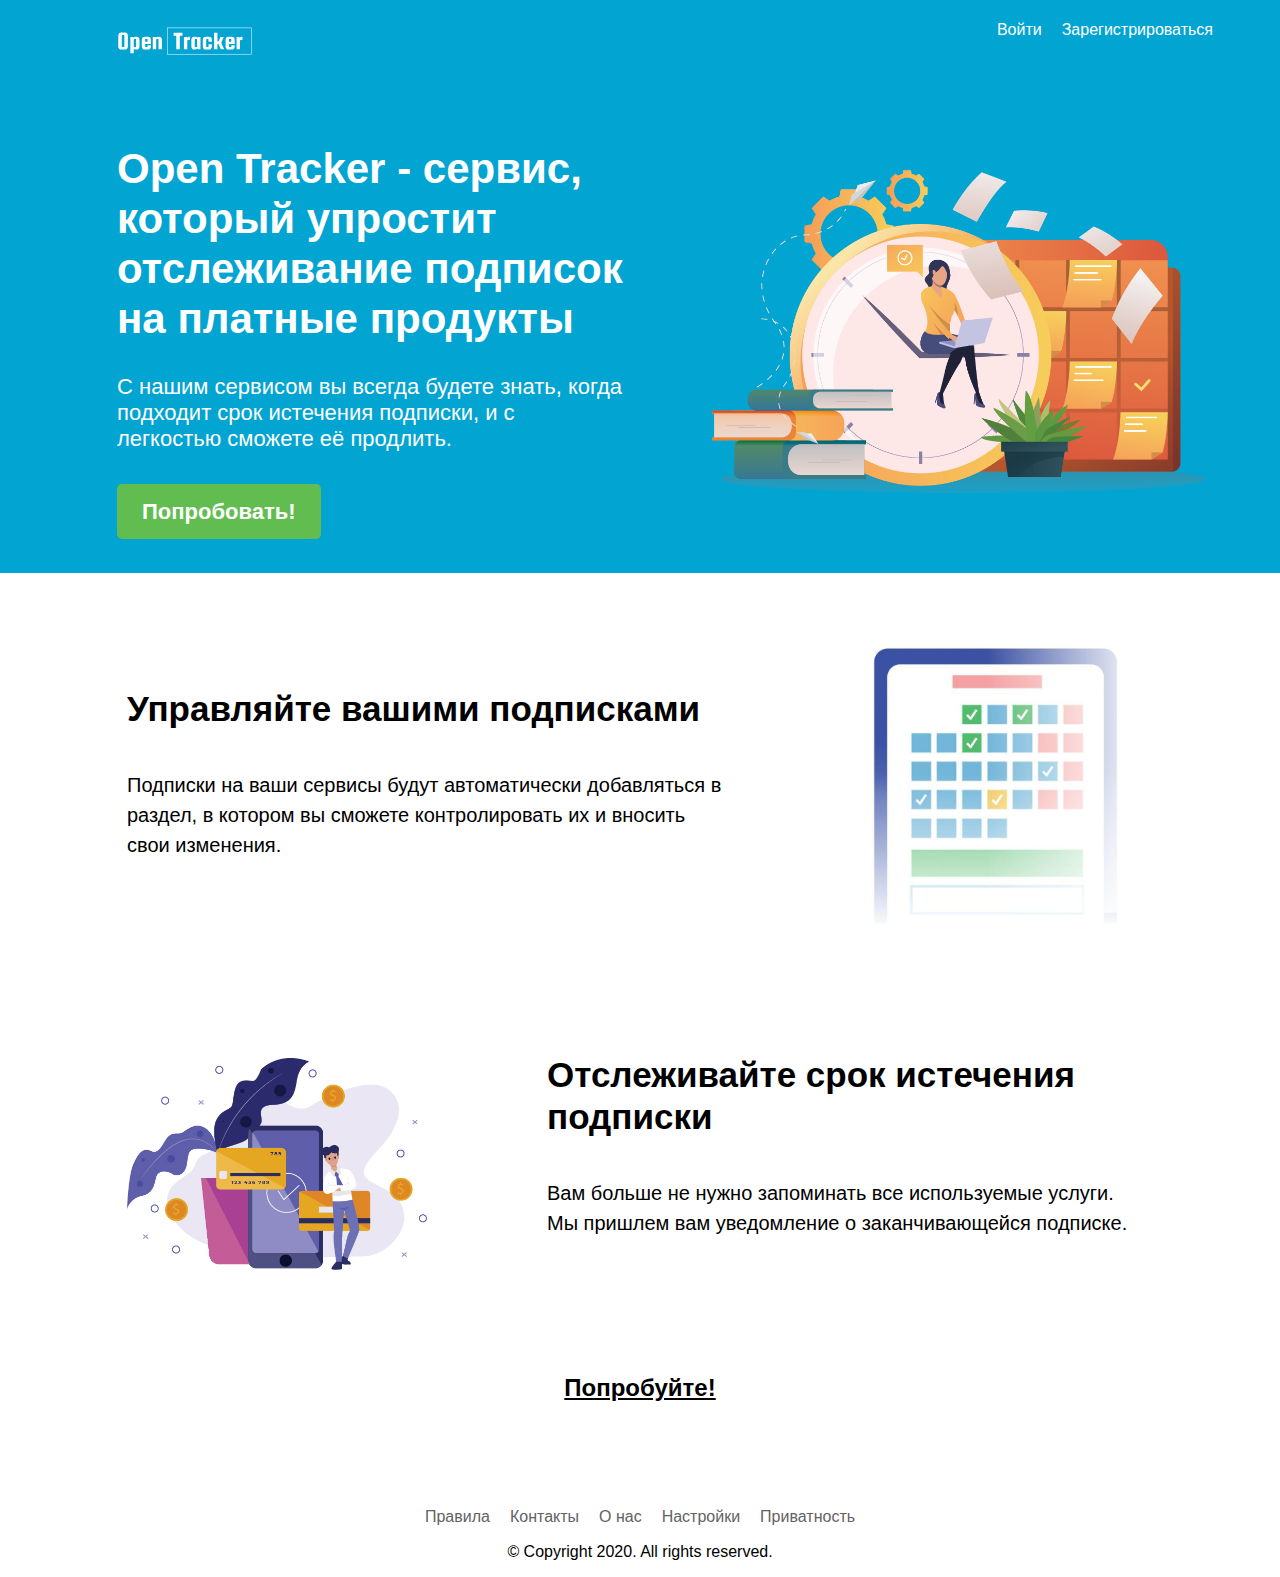
<file: index.html>
<!DOCTYPE html>
<html lang="en">
<head>
    <meta charset="UTF-8">
    <meta name="viewport" content="width=device-width, initial-scale=1.0">
    <meta http-equiv="X-UA-Compatible" content="ie=edge">
    <title>Главная</title>

    <!-- Yandex.Metrika counter --> <script type="text/javascript" > (function(m,e,t,r,i,k,a){m[i]=m[i]||function(){(m[i].a=m[i].a||[]).push(arguments)}; m[i].l=1*new Date();k=e.createElement(t),a=e.getElementsByTagName(t)[0],k.async=1,k.src=r,a.parentNode.insertBefore(k,a)}) (window, document, "script", "https://mc.yandex.ru/metrika/tag.js", "ym"); ym(63083692, "init", { clickmap:true, trackLinks:true, accurateTrackBounce:true, webvisor:true }); </script> <noscript><div><img src="https://mc.yandex.ru/watch/63083692" style="position:absolute; left:-9999px;" alt="" /></div></noscript> <!-- /Yandex.Metrika counter -->

    <link rel="stylesheet" href="css/normalize.css">
    <link rel="stylesheet" href="css/style.css">
</head>
<body class="main-page">
    <header class="main-header">
        <div class="container">
            <nav class="main-navigation">
                <a class="header-logo">
                    <img src="img/Group_6.svg" alt="Open tracker">
                </a>
                <ul class="user-list"> 
                    <li><a onclick="ym(63083692,'reachGoal','temp-button'); return true;" href="login.html" class="user-list-link user-list-log">Войти</a></li>
                    <li><a onclick="ym(63083692,'reachGoal','temp-button'); return true;" href="register.html" class="user-list-link user-list-link-sign">Зарегистрироваться</a></li>
                </ul>
            </nav>
        </div>
    </header>

    <main class="main-content">
        <div class="main-desctiption-background">
            <div class="container">
                <div class="column-main-description">
                    <section class="start-description">
                        <h1 class="start-description-title">Open Tracker - сервис, который упростит отслеживание 
                            подписок на платные продукты</h1>
                        <p class="start-description-about">С нашим сервисом вы всегда будете знать, когда подходит
                            срок истечения подписки, и с легкостью сможете её продлить.
                        </p>
                        <a onclick="ym(63083692,'reachGoal','temp-button'); return true;" class="main-desctiption-button" href="register.html">Попробовать!</a>
                    </section>
                    <div>
                        <img class="image-start-description" src="img/main-photo.png" width="540">
                    </div>
                </div>
            </div>
        </div>

        <section class="main-content-features">
            <div class="container">
                <h2 class="visually-hidden">Преимущества сервиса</h2>
                <div class="main-content-column">
                    <div class="column-text">
                        <h3 class="features-title">Управляйте вашими подписками</h3>
                        <p class="features-description">Подписки на ваши сервисы будут автоматически добавляться в раздел, 
                            в котором вы сможете контролировать их и вносить свои изменения. 
                        </p>
                    </div>
                    <div class="column-image">
                        <img class="photo-features-list" src="img/phone.jpg" alt="Телефон с планером занятий">
                    </div>
                </div>

                <div class="main-content-column">
                    <div class="column-image">
                        <img class="photo-features-list" src="img/peple.jpg" alt="Помощник">
                    </div>
                    <div class="column-text">
                        <h3 class="features-title">Отслеживайте срок истечения подписки</h3>
                        <p class="features-description">Вам больше не нужно запоминать все используемые услуги.
                            Мы пришлем вам уведомление о заканчивающейся подписке.
                        </p>
                    </div>
                </div>

                <div class="main-tutorial">
                    <a onclick="ym(63083692,'reachGoal','temp-button'); return true;" href="register.html"><h2 class="tutorial-title">Попробуйте!</h2></a> 
                    <!-- <img class="tutorial-slider" alt="Обучение" src="img/site.png"> -->
                </div>
            </div>
        </section>



    </main>

    <footer class="main-footer">
        <div class="container">
            <div class="footer-content">
                <ul class="footer-list">
                    <li class="footer-list-item">
                        <a href="#">Правила</a>
                    </li>
                    <li class="footer-list-item">
                        <a href="#">Контакты</a>
                    </li>
                    <li class="footer-list-item">
                        <a href="#">О нас</a>
                    </li>
                    <li class="footer-list-item">
                        <a href="#">Настройки</a>
                    </li>
                    <li class="footer-list-item">
                        <a href="#">Приватность</a>
                    </li>
                </ul>
                <p class="copytight">© Copyright 2020. All rights reserved. </p>
            </div>
        </div>
    </footer>
</body>
</html>
</file>
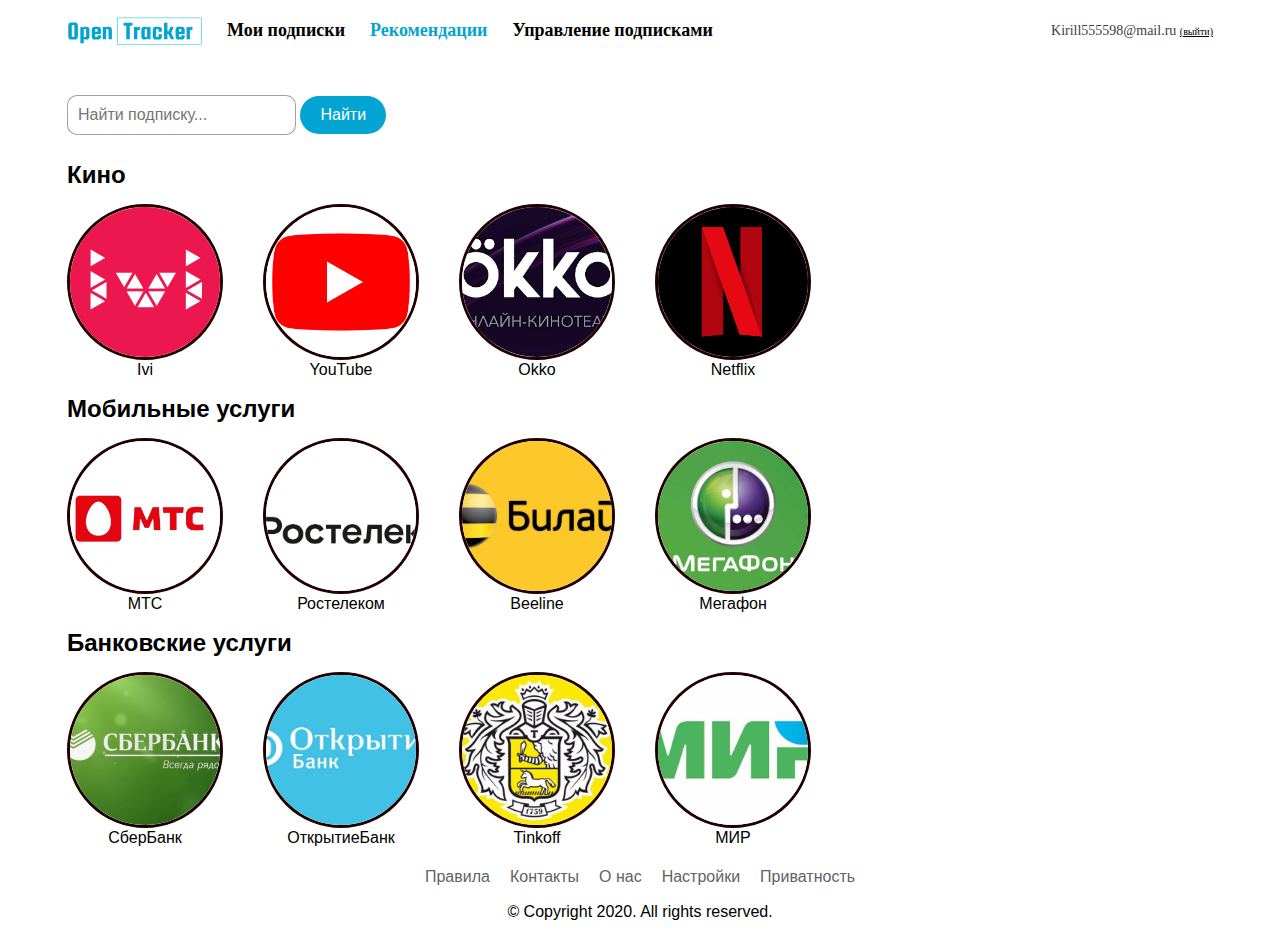
<file: recomd.html>
<!DOCTYPE html>
<html lang="en">
<head>
    <meta charset="UTF-8">
    <meta name="viewport" content="width=device-width, initial-scale=1.0">
    <meta http-equiv="X-UA-Compatible" content="ie=edge">
    <title>Мои подписки</title>
    <link rel="stylesheet" href="css/normalize.css">
    <link rel="stylesheet" href="css/style.css">
</head>
<body class="inner-page">
    <header class="inner-header">
        <div class="container">
            <nav class="page-navigation">
                <a href="index.html"><img class="nav-logo" src="img/logo_blue.svg" alt="Логотип"></a>
                <ul class="page-list">
                    <li>
                        <a href="main.html" class="page-link">Мои подписки</a>
                    </li>
                    <li>
                        <a class="page-link page-link-active">Рекомендации</a h>
                    </li>
                    <li>
                        <a href="setting.html" class="page-link">Управление подписками</a>
                    </li>
                </ul>
                <div class="profile-section">
                    Kirill555598@mail.ru
                    <a href="login.html">(выйти)</a>
                </div>
            </nav>
        </div>
    </header>

    <main class="main-inner-section">
        <div class="container">
            <form class="form-search" method="POST">
                <input class="search-input" type="text" placeholder="Найти подписку...">
                <button class="search-button">Найти</button>
            </form>

            <section class="subs-list">
                <h2 class="subs-list-title">Кино</h2>
                <ul class="subs-list-render subs-list-render-cat3">
                </ul>
            </section>

            <section class="subs-list">
                <h2 class="subs-list-title">Мобильные услуги</h2>
                <ul class="subs-list-render subs-list-render-cat6">
                </ul>
            </section>

            <section class="subs-list">
                <h2 class="subs-list-title">Банковские услуги</h2>
                <ul class="subs-list-render subs-list-render-cat7">
                    
                </ul>
            </section>
        </div>
    </main>

    <footer class="main-footer">
        <div class="container">
            <div class="footer-content">
                <ul class="footer-list">
                    <li class="footer-list-item">
                        <a href="#">Правила</a>
                    </li>
                    <li class="footer-list-item">
                        <a href="#">Контакты</a>
                    </li>
                    <li class="footer-list-item">
                        <a href="#">О нас</a>
                    </li>
                    <li class="footer-list-item">
                        <a href="#">Настройки</a>
                    </li>
                    <li class="footer-list-item">
                        <a href="#">Приватность</a>
                    </li>
                </ul>
                <p class="copytight">© Copyright 2020. All rights reserved. </p>
            </div>
        </div>
    </footer>

    <section class="modal-info">
        <form action="#" method="POST">
            <div class="money-subs-column">
                <p class="money-subs-title">Название</p>
                <p class="money-subs-cost">Стоимость</p>
            </div>
            <p class="money-subs-description">Описание</p>
            <div>
                <p class="money-subs-about">Сколько дней до окончании подписки:</p>
                <p class="money-subs-date-end">10</p>
            </div>
            <div class="money-subs-column">
                <input class="money-subs-btn-del" type="submit" value="Удалить">
                <a class="money-subs-btn-edit">Редактировать</a>
            </div>
        </form>
        <button class="modal-close modal-close-1 modal-close-map" type="button"><span class="visually-hidden">Закрыть окно</span></button>
    </section>

    <section class="modal-add">
        <form class="form-atr" method="POST">
            
            <input class="modal-input-rel money-subs-title-input" type="text" placeholder="Название...">
            <input class="modal-input-rel money-subs-cost-input" type="text" placeholder="Стоимость...">
            <input class="modal-input-rel money-subs-description-input" type="text" placeholder="Описание...">
            <div>
                <p class="money-subs-about">Сколько длится подписка:</p>
                <input class="modal-input-rel money-subs-date-end-input" type="text" placeholder="31 день...">
            </div>
            <div class="money-subs-column">
                <a class="money-subs-btn-del-2 money-subs-btn-del">Добавить</a>
                <input class="money-subs-btn-save" type="submit" value="Отменить">
            </div>
        </form>
        <button class="modal-close modal-close-2 modal-close-map" type="button"><span class="visually-hidden">Закрыть окно</span></button>
    </section>

    <script src="js/data-json.js"></script>
    <script src="js/render-cat.js"></script>
</body>
</html>
</file>
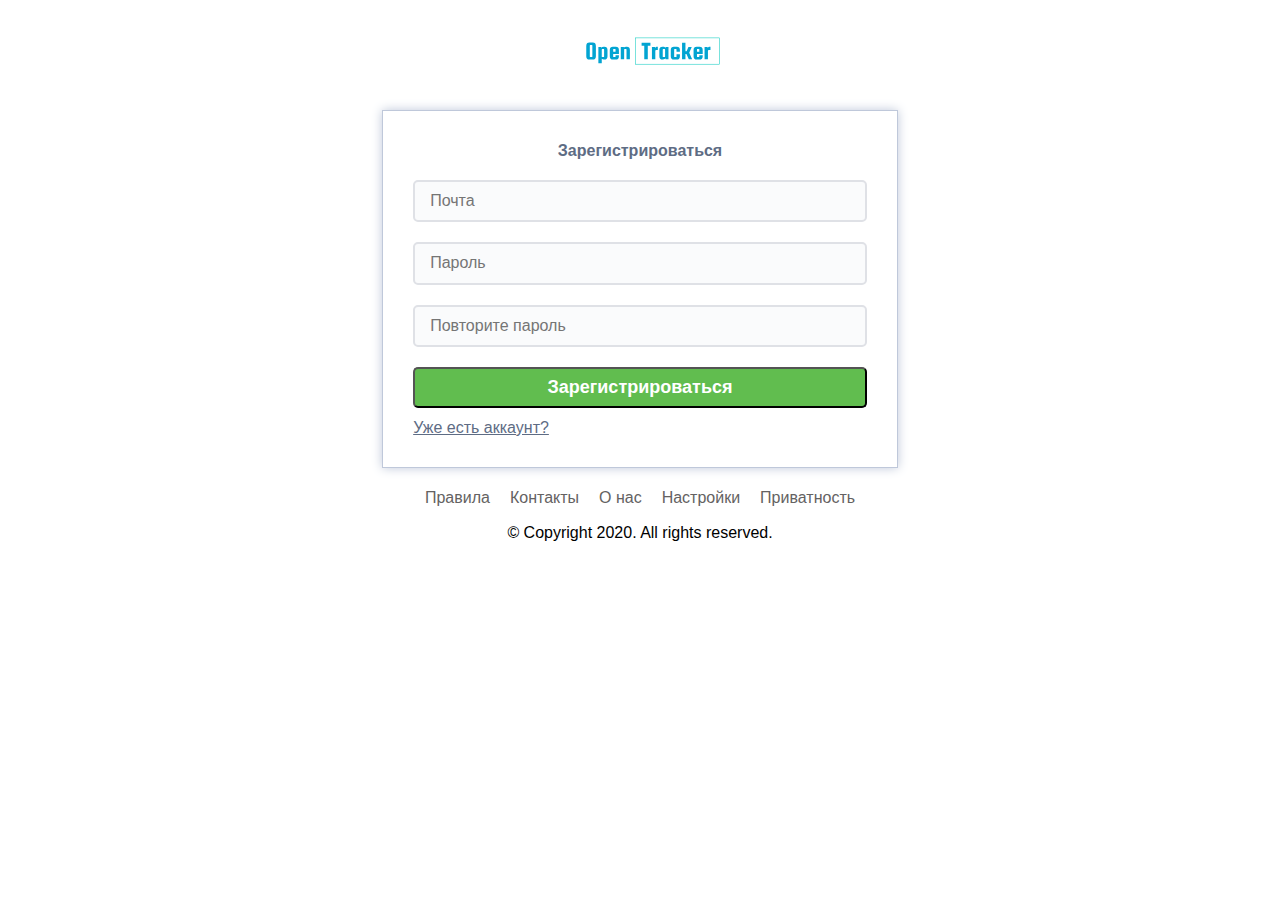
<file: register.html>
<!DOCTYPE html>
<html lang="ru">
<head>
    <meta charset="UTF-8">
    <meta name="viewport" content="width=device-width, initial-scale=1.0">
    <meta http-equiv="X-UA-Compatible" content="ie=edge">
    <title>Регистрация</title>
    <link rel="stylesheet" href="css/normalize.css">
    <link rel="stylesheet" href="css/style.css">
</head>
<body class="login-page">
    <main class="login-content">
        <div class="container">
            <div class="login-column">
                <a href="index.html" class="header-logo">
                    <img src="img/logo_blue.svg" alt="logo">
                </a>
                <div class="login-section">
                    <h1 class="input-title">Зарегистрироваться</h1>
                    <form class="user-logging" method="GET" action="#">
                        <p>
                            <label class="visually-hidden" for="user-login-input">Email</label>
                            <input class="input-login" id="user-login-input" type="email" name="email" placeholder="Почта">
                        </p>
                        <p>
                            <label class="visually-hidden" for="user-login-password">Пароль</label>
                            <input class="input-login" id="user-login-password" type="password" name="password" placeholder="Пароль">
                        </p>
                        <p>
                            <label class="visually-hidden" for="user-login-password-2">Повторите пароль</label>
                            <input class="input-login" id="user-login-password-2" type="password" name="password-2" placeholder="Повторите пароль">
                        </p>
                        <button type="submit" class="login-button">Зарегистрироваться</button>
                    </form>
                    <div class="extra-help-login">
                        <a href="login.html" class="login-register">Уже есть аккаунт?</a>
                    </div>
                </div>
            </div>
        </div>
    </main>

    <footer class="main-footer">
        <div class="container">
            <div class="footer-content">
                <ul class="footer-list">
                    <li class="footer-list-item">
                        <a href="#">Правила</a>
                    </li>
                    <li class="footer-list-item">
                        <a href="#">Контакты</a>
                    </li>
                    <li class="footer-list-item">
                        <a href="#">О нас</a>
                    </li>
                    <li class="footer-list-item">
                        <a href="#">Настройки</a>
                    </li>
                    <li class="footer-list-item">
                        <a href="#">Приватность</a>
                    </li>
                </ul>
                <p class="copytight">© Copyright 2020. All rights reserved. </p>
            </div>
        </div>
    </footer>
</body>
</html>
</file>
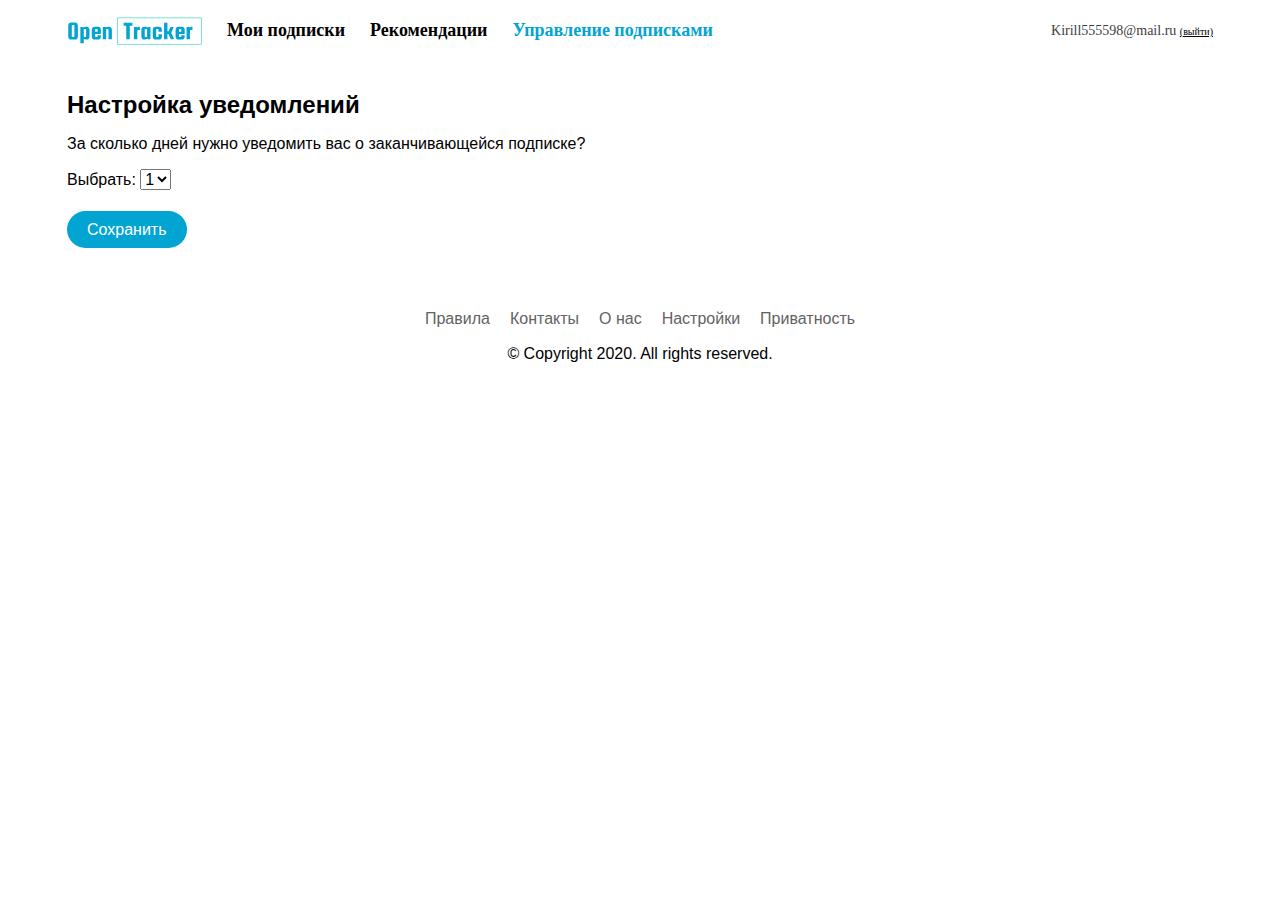
<file: setting.html>
<!DOCTYPE html>
<html lang="en">
<head>
    <meta charset="UTF-8">
    <meta name="viewport" content="width=device-width, initial-scale=1.0">
    <meta http-equiv="X-UA-Compatible" content="ie=edge">
    <title>Мои подписки</title>
    <link rel="stylesheet" href="css/normalize.css">
    <link rel="stylesheet" href="css/style.css">
</head>
<body class="inner-page">
    <header class="inner-header">
        <div class="container">
            <nav class="page-navigation">
                <a href="index.html"><img class="nav-logo" src="img/logo_blue.svg" alt="Логотип"></a>
                <ul class="page-list">
                    <li>
                        <a href="main.html" class="page-link">Мои подписки</a>
                    </li>
                    <li>
                        <a href="recomd.html" class="page-link">Рекомендации</a h>
                    </li>
                    <li>
                        <a class="page-link page-link-active">Управление подписками</a>
                    </li>
                </ul>
                <div class="profile-section">
                    Kirill555598@mail.ru
                    <a href="login.html">(выйти)</a>
                </div>
            </nav>
        </div>
    </header>

    <main class="main-inner-section">
        <div class="container">
            <h2>Настройка уведомлений</h2>
            <p>За сколько дней нужно уведомить вас о заканчивающейся подписке?</p>
            <span>Выбрать:</span>
            <select>
                <option>1</option>
                <option>2</option>
                <option>3</option>
                <option>4</option>
                <option>5</option>
                <option>6</option>
                <option>7</option>
                <option>8</option>
            </select>
            <p class="set-days">
                <a class="money-subs-btn-del">Сохранить</a>
            </p>
        </div>
    </main>

    <footer class="main-footer">
        <div class="container">
            <div class="footer-content">
                <ul class="footer-list">
                    <li class="footer-list-item">
                        <a href="#">Правила</a>
                    </li>
                    <li class="footer-list-item">
                        <a href="#">Контакты</a>
                    </li>
                    <li class="footer-list-item">
                        <a href="#">О нас</a>
                    </li>
                    <li class="footer-list-item">
                        <a href="#">Настройки</a>
                    </li>
                    <li class="footer-list-item">
                        <a href="#">Приватность</a>
                    </li>
                </ul>
                <p class="copytight">© Copyright 2020. All rights reserved. </p>
            </div>
        </div>
    </footer>

</body>
</html>
</file>
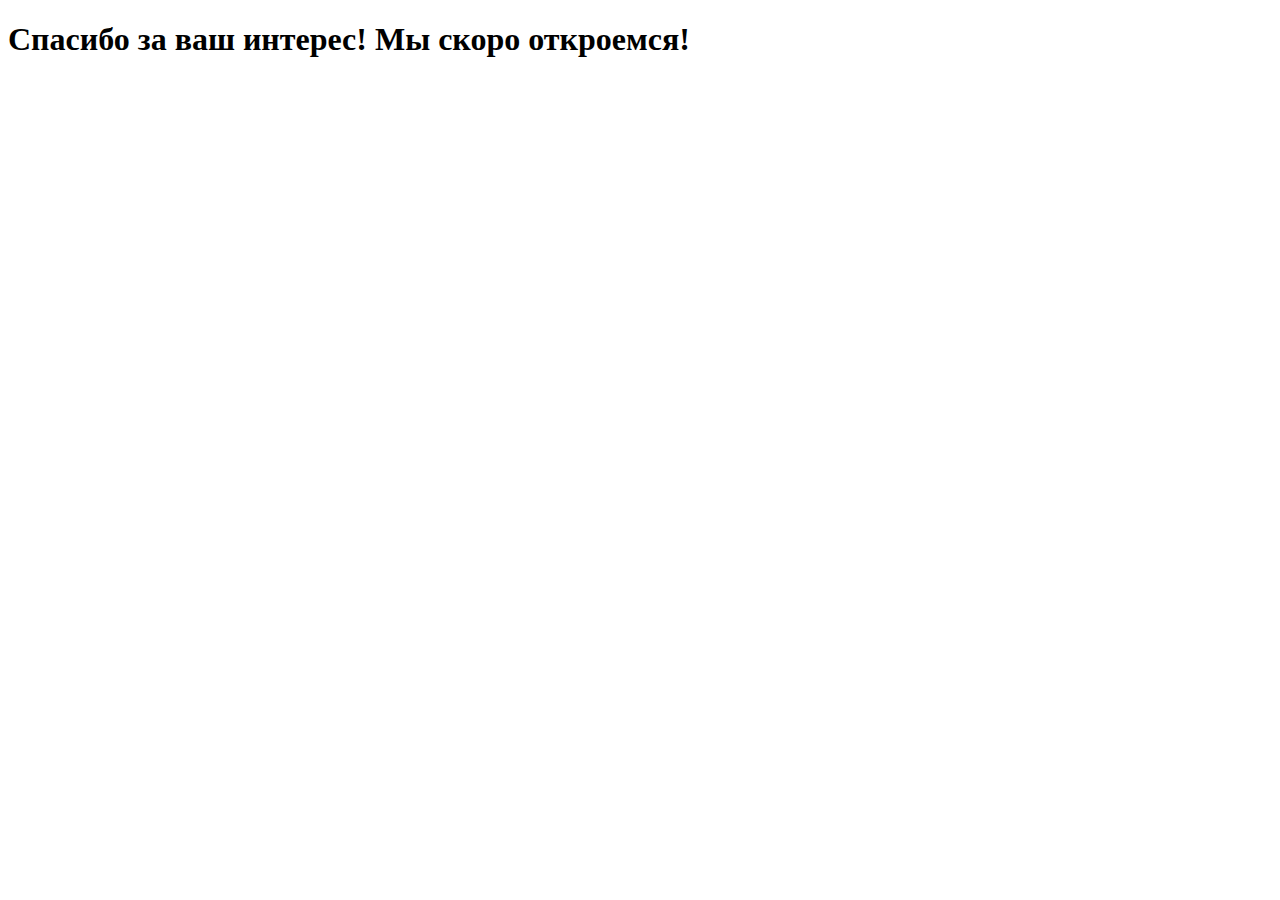
<file: temp.html>
<!DOCTYPE html>
<html lang="en">
<head>
    <meta charset="UTF-8">
    <meta name="viewport" content="width=device-width, initial-scale=1.0">
    <meta http-equiv="X-UA-Compatible" content="ie=edge">
    <title>Скоро!</title>
</head>
<body>
    <h1>Спасибо за ваш интерес! Мы скоро откроемся!</h1>
</body>
</html>
</file>
<file: css/style.css>
/****************************

        Common style

****************************/

html,
body {
	height: 100%;
}

body {
    background-color: #ffffff;
    
    color: #000000;
    font-family: 'PT Sans Caption', Arial, sans-serif;
    font-size: 16px;
    line-height: 19px;
}

.visually-hidden:not(:focus):not(:active),
input[type="checkbox"].visually-hidden,
input[type="radio"].visually-hidden {
    position: absolute;

    width: 1px;
    height: 1px;
    margin: -1px;
    border: 0;
    padding: 0;

    white-space: nowrap;

    clip-path: inset(100%);
    clip: rect(0 0 0 0);
    overflow: hidden;
}

.container {
    max-width: 1146px;
    margin: 0 auto;
    padding: 0 20px;
}

img {
    width: 100%;
    height: auto;
}

/****************************

        Main page

****************************/

.main-page {
    display: flex;
	flex-direction: column;
    min-height: 100%;
    margin: 0;
}

.main-header {
    background-color: #02a4d2;

    padding: 20px 0;

    width: 100%;

    color: #ffffff;
}

.main-navigation {
    display: flex;
    justify-content: space-between;
}

.user-list {
    list-style: none;

    margin: 0;
    padding: 0;

    display: flex;
}

.user-list-link {
    color: #ffffff;
    text-decoration: none;

    margin-left: 20px;

    cursor: pointer;
}

.user-list-link:hover,
.user-list-link:focus {
    text-decoration: underline;
}

.main-desctiption-background {
    background-color: #02a4d2;

    padding: 50px 0;
}

.column-main-description {
    background-color: #02a4d2;

    color: #ffffff;

    display: flex;
    align-items: center;
}

.start-description {
    padding: 0 50px;
}

.image-start-description {
    width: 540px;
}

.start-description-title {
    font-size: 42px;
    font-weight: bold;
    line-height: 50px;

    margin: 0;
    margin-bottom: 30px;
}

.start-description-about {
    font-size: 22px;
    line-height: 26px;
    font-weight: normal;

    margin: 0;
    margin-bottom: 50px;
}

.main-desctiption-button {
    margin-top: 30px;

    background-color: #61bd4f;

    padding: 15px 25px;
    
    border-radius: 5px;

    color: #ffffff;
    font-size: 22px;
    font-weight: bold;
    text-decoration: none;

    transition: all 0.5s ease;
}

.main-desctiption-button:hover,
.main-desctiption-button:active,
.main-desctiption-button:focus {
    background-color: #28b40c;
}

.main-content-features {
    padding: 60px 0;
}

.main-content-column {
    display: flex;
    align-items: center;

    margin-bottom: 100px;
}

.photo-features-list {
    max-width: 300px;
}

.features-title {
    font-size: 35px;
    font-weight: bold;
    line-height: 42px;

    margin: 0;
    margin-bottom: 40px;
}

.features-description {
    margin: 0;
    margin-bottom: 40px;

    font-size: 20px;
    line-height: 30px;
}

.column-text {
    max-width: 600px;
    margin: 0 60px;
}

.column-image {
    margin: 0 60px;
}

.main-tutorial {
    display: flex;
    flex-direction: column;
    align-items: center;
}

.main-tutorial a {
    color: black;
}

.main-tutorial a:hover,
.main-tutorial a:focus {
    text-decoration: none;
}

.tutorial-slider {
    max-width: 700px;
}

.tutorial-title {
    margin: 0;
    margin-bottom: 30px;
}

.button-bank {
    margin: 0 10px;
    padding: 0;

    border: none;
    background: inherit;
}

.button-bank img {
    width: 50px;
    height: 50px;
}

/****************************

        Footer

****************************/

.footer-content {
    display: flex;
    flex-direction: column;
    align-items: center;

    margin-top: 20px;
}

.footer-list {
    margin: 0;
    padding: 0;
    
    list-style: none;
    
    display: flex;
}

.footer-list-item {
    margin: 0 10px;
}

.footer-list-item a {
    color: #646262;

    text-decoration: none;

    cursor: pointer;
}

.footer-list-item a:hover,
.footer-list-item a:active {
    text-decoration: underline;
}

/****************************

        Login Page

****************************/

.login-column {
    display: flex;
    flex-direction: column;
    align-items: center;
}

.login-page .header-logo {
    text-decoration: none;

    cursor: pointer;

    margin: 30px 0;
    
    color: #02a4d2;
    font-size: 32px;
}

.header-logo img {
    width: 160px;
    height: 50px;

    margin-left: 50px;
}

.login-column-section {
    width: 80%;
    height: 420px;

    margin-bottom: 30px;

    display: flex;
    justify-content: space-between;
}

.login-section {
    width: 45%;
    
    box-sizing: border-box;

    padding: 30px;
    
    border: 1px solid #bfc8da;
    box-shadow: 0 0 10px#bfc8da;

    color: #5e6c84;
}

.column-features {
    display: flex;
    flex-direction: column;
    align-items: center;
}

.features-section {
    width: 40%;

}

.features-photo {
    width: 80%;
    height: auto;

    border-radius: 50%;

    margin-bottom: 15px;

    position: relative;
}

.features-photo::after {
    content: "";

    top: 0;
    left: 0;

    width: 10px;
    height: 10px;

    background-color: red;

    position: absolute;
}


/* Слайдер */
.sim-slider {
    max-width: 45%;

    box-sizing: border-box;

    padding: 30px 50px;

    background-color: white;
  }
  
  /* General styles */
  .sim-slider {
    position: relative;
  }
  
  .sim-slider-list {
    margin: 0;
    padding: 0;
    list-style-type: none;
    position: relative;
  }
  
  .sim-slider-element {
    width: 100%;
    transition: opacity 1s ease-in;
    opacity: 0;
    position: absolute;
    z-index: 2;
    left: 0;
    top: 0;
    display: block;
  }

  .sim-slider-element img {
    border-radius: 50%;

    width: 100%;
    height: auto;

    margin-bottom: 10px;
  }

  .sim-slider-element span {
      margin-bottom: 30px;

      display: block;

      text-align: center;
  }
  
  /* Navigation item styles */
  div.sim-slider-arrow-left,
  div.sim-slider-arrow-right {
    width: 22px;
    height: 40px;
    position: absolute;
    cursor: pointer;
    opacity: 0.6;
    z-index: 4;
  }
  
  div.sim-slider-arrow-left {
    left: 10px;
    top: 40%;
    display: block;
    background: url("http://pvbk.spb.ru/inc/slider/sim-files/sim-arrow-left.png") no-repeat;
  }
  
  div.sim-slider-arrow-right {
    right: 10px;
    top: 40%;
    display: block;
    background: url("http://pvbk.spb.ru/inc/slider/sim-files/sim-arrow-right.png") no-repeat;
  }
  
  div.sim-slider-arrow-left:hover {
    opacity: 1.0;
  }
  
  div.sim-slider-arrow-right:hover {
    opacity: 1.0;
  }
  
  div.sim-slider-dots {
    width: 100%;
    height: auto;
    position: absolute;
    left: 0;
    bottom: 0;
    z-index: 3;
    text-align: center;
  }
  
  span.sim-dot {
    width: 10px;
    height: 10px;
    margin: 5px 7px;
    padding: 0;
    display: inline-block;
    background-color: #BBB;
    border-radius: 5px;
    cursor: pointer;
  }



.input-title {
    color: #5e6c84;

    font-size: 16px;
    font-weight: bold;

    margin: 0;
    margin-bottom: 20px;

    text-align: center;
}

.user-logging,
.user-logging-recover {
    display: flex;
    flex-direction: column;
}

.user-logging p,
.user-logging-recover p {
    margin: 0;
    margin-bottom: 20px;
}

.input-login {
    box-sizing: border-box;
    width: 100%;

    padding: 10px 15px;

    background-color: #fafbfc;

    border: 2px solid #dfe1e6;
    border-radius: 5px;
}

.input-login:active,
.input-login:focus {
    border: 2px solid #02a4d2;
}

.login-password-info label:hover,
.login-password-info label:active {
    color: #02a4d2;
}

.login-password-info {
    display: flex;
    flex-wrap: wrap;
    justify-content: space-between;

    margin: 15px 0;
}

.login-password-info > label {
    position: relative;

    padding-left: 30px;

    cursor: pointer;
}

.login-password-info input[type="checkbox"] + .checkbox-indicator {
    position: absolute;
    top: 0;
    left: 0;

    width: 17px;
    height: 17px;

    border: 2px solid #5e6c84;
}

.login-password-info input[type="checkbox"]:focus + .checkbox-indicator {
    border-color: #02a4d2;
    outline: thin dotted; 
    outline: 5px auto -webkit-focus-ring-color;
}

.login-password-info input[type="checkbox"]:checked + .checkbox-indicator::before, 
.login-password-info input[type="checkbox"]:checked + .checkbox-indicator::after {
    content: "";

    position: absolute;
    top: 8px;
    left: 1px;

    width: 15px;
    height: 2px;

    background-color: #5e6c84;
} 

.login-password-info input[type="checkbox"]:checked + .checkbox-indicator::before {
    transform: rotate(45deg);
}

.login-password-info input[type="checkbox"]:checked + .checkbox-indicator::after {
    transform: rotate(-45deg);
}

.login-password-restore {
    color: #5e6c84;
    text-decoration: underline;
}

.login-password-restore:hover,
.login-password-restore:focus {
    text-decoration: none;
}

.login-button {
    background-color: #61bd4f;

    padding: 8px 25px;
    margin-bottom: 10px;
    
    border-radius: 5px;

    color: #ffffff;
    font-size: 18px;
    font-weight: bold;

    transition: all 0.5s ease;
}

.login-button:hover,
.login-button:active,
.login-button:focus {
    background-color: #28b40c;
}

.login-register,
.login-back {
    display: inline-block;

    margin: 0;

    color: #5e6c84;

    text-decoration: underline;

    cursor: pointer;
}

.login-register:hover,
.login-register:focus,
.login-back:focus,
.login-back:hover {
    text-decoration: none;
}

.back-login {
    display: flex;
    flex-direction: column;

    align-items: center;
}

.bank-login-list {
    margin: 0;
    padding: 0;

    list-style: none;

    display: flex;
    justify-content: center;
}

.bank-login-item a {
    text-decoration: none;
}

.bank-login-item a img {
    width: 50px;
    height: 50px;

    object-fit: cover;

    margin: 0 10px;
}

/****************************

        Inner page

****************************/

.inner-header {
    font-family: Roboto;
    font-size: 18px;
    line-height: 21px;
    color: #3E3E3E;
    font-weight: bold;

    margin-bottom: 20px;
}

.page-navigation {
    display: flex;
    justify-content: flex-start;
    align-items: flex-start;
    
    padding: 10px 0;
}

.nav-logo {
    width: 160px;
    height: 50px;

    align-self: center;
}

.page-list {
    margin: 0;
    margin-top: 10px;
    padding: 0;

    list-style: none;

    display: flex;
}

.page-link {
    margin-right: 25px;
}

.profile-section {
    margin-top: 10px;
    margin-left: auto;

    font-size: 14px;
    font-weight: normal;
}

.profile-section a {
    font-size: 10px;
    color: black;
}

.profile-section a:hover {
    text-decoration: none;
}

.search-input {
    border: 1px solid rgba(65, 65, 65, 0.5);

    border-radius: 10px;
    padding: 10px;
}

.form-search {
    margin-bottom: 30px;
}

.subs-list-render {
    margin: 0;
    padding: 0;

    list-style: none;

    display: flex;
    justify-content: flex-start;
}

.subs-list-bank {
    position: relative;
}

.subs-list-bank::after {
    position: absolute;

    content: "";

    width: 50px;
    height: 50px;

    background-image: url('../img/bank-otritie.jpg');
    background-position: 0 0;
    background-repeat: no-repeat;
    background-size: 50px;

    border-radius: 50%;

    top: 0;
    right: 0;
}


.subs-list-render-allow .subs-info-date {
    color: red;
}

.img-subs {
    border: 3px solid #210000;

    object-fit: cover;

    width: 150px;
    height: 150px;

    border-radius: 50%;
}

.subs-list-item {
    display: flex;
    flex-direction: column;
    align-items: center;

    margin-right: 40px;

    cursor: pointer;
}

.subs-list-item-add {
    display: flex;
    flex-direction: column;
    align-items: center;

    margin-right: 40px;

    cursor: pointer;
}

.modal-info,
.modal-add {
    display: none;

    position: fixed;

    background: #FFFFFF;
    border: 1px solid #636363;
    box-shadow: 0px 15px 30px rgba(0, 0, 0, 0.5);
    border-radius: 10px;

    top: 120px;
    left: 50%;
    margin-left: -190px;

    width: 300px;
    padding: 20px 50px;

    animation: bounce 0.6s ease;
}

.modal-input-rel {
    display: block;
    width: 100%;

    margin-bottom: 15px;
    box-sizing: border-box;

    border: 2px solid #02a4d2;
    padding: 10px;

    border-radius: 10px;
}

.modal-title {
    text-align: center;
    margin: 0;
}

.money-subs-title {
    font-size: 24px;
    line-height: 28px;

    margin: 0;
    margin-right: 30px;
}

.money-subs-cost {
    font-size: 14px;
    line-height: 16px;
}

.money-subs-about {
    margin: 0;
    margin-bottom: 5px;
}

.money-subs-date-end {
    margin: 0;
    margin-bottom: 20px;
}

.money-subs-btn-del {
    background-color: #02A4D2;
    border-radius: 90px;

    border: none;
    margin-right: 20px;

    color: #ffffff;
    padding: 10px 20px;

    cursor: pointer;
} 

.money-subs-btn-del:focus,
.money-subs-btn-del:active,
.money-subs-btn-del:hover {
    background-color: rgb(0, 122, 156);
}

.money-subs-btn-edit {
    cursor: pointer;

    font-size: 14px;
    line-height: 16px;
    text-decoration: underline;
}

.money-subs-btn-edit:hover,
.money-subs-btn-edit:focus {
    text-decoration: none;
}

.money-subs-btn-save {
    cursor: pointer;

    font-size: 14px;
    line-height: 16px;
    text-decoration: underline;

    background-color: inherit;
    border: none;
}

.money-subs-btn-save:hover,
.money-subs-btn-save:focus {
    text-decoration: none;
}

.money-subs-column {
    display: flex;
    align-items: center;
}

/****************************

        Help style

****************************/

.hide-elem {
    display: none;
}

.bg-header {
    background-color: #4e73df
}

.page-link {
    color: black;
    text-decoration: none;
}

.page-link:hover {
    color: #02a4d2;
}

.page-link-active {
    color: #02a4d2;
}

.text-name-color {
    color: #ffffff;
}

.sidebar .nav-item .nav-link[data-toggle="collapse"].collapsed::after {
    content: '';
}

.scroll-to-top {
    z-index: 5;
}

.fc-business-container .fc-nonbusiness {
    background: #000000;
}

.time-form-calc {
    display: flex;
    justify-content: space-between;
}

.time-form-calc-left,
.time-form-calc-right {
    max-width: 45%;
}

form .btn-red-color {
    float: right;

    background-color: #cc0000;
    border-color: #cc0000;
}

.rounded-circle {
    object-fit: cover;
}

.ui-dialog-title,
.ui-dialog-titlebar-close:focus,
.ui-dialog-titlebar-close:active {
    outline: none;
}

.setting-section {
    padding: 10px;
    border: 2px solid #4e73df;
    border-radius: 10px;
    width: 40%;
}

.setting-input {
    display: block;
    width: 100%;
}

.setting-title {
    color: #5a5c69;
}

.display-block {
    display: block;
}

.modal-close {
    position: absolute;
    top: 10px; 
    right: -34px;

    width: 22px;
    height: 22px;

    border: none;
    background-color: transparent;

    cursor: pointer;
}

.modal-close::before,
.modal-close::after {
    content: "";

    position: absolute;
    top: 10px;
    left: 2px;

    width: 19px;
    height: 3px;

    background-color: #d0d0d0;
}

.modal-close::before {
    transform: rotate(-45deg);
}

.modal-close::after {
    transform: rotate(45deg);
}

.set-days {
    margin-top: 30px;
    margin-bottom: 70px;
}

.search-button {

    background-color: #02A4D2;
    border-radius: 90px;

    border: none;

    color: #ffffff;
    padding: 10px 20px;

    cursor: pointer;
}

/****************************

        Media

****************************/

@media (max-width: 1200px) {
    .tutorial-slider {
       width: 80%;
    }
    .user-list-link{
        font-size: 24px;
        align-items: center;
    }
    .user-list li {
        vertical-align: middle;
    }
    .user-list {
        flex-wrap: wrap;
    }
    .login-section {
        width: 80%;
    }
    .footer-list {
        flex-wrap: wrap;
    }
    .login-password-info label {
        margin-bottom: 15px;
    }
    .start-description {
        padding: 10px;
    }
    .main-navigation {
        flex-wrap: wrap;
    }
    .start-description-title {
        font-size: 26px;
        line-height: 32px;
    }
    .image-start-description {
        width: 80%;
    }
    .column-image {
        order: 2;
    }
    .main-content-column {
        flex-wrap: wrap;
    }
    .column-main-description {
        flex-wrap: wrap;
    }
    .main-desctiption-button {
        margin-bottom: 15px;
        display: block;
    }
}

/*********************************

    Keyframe

*********************************/

@keyframes bounce {
    0% {
        transform: translateY(-2000px);
    }

    50% {
        transform: translateY(30px);
    }

    75% {
        transform: translateY(-10px);
    }

    100% {
        transform: translateY(0);
    }
}
</file>
